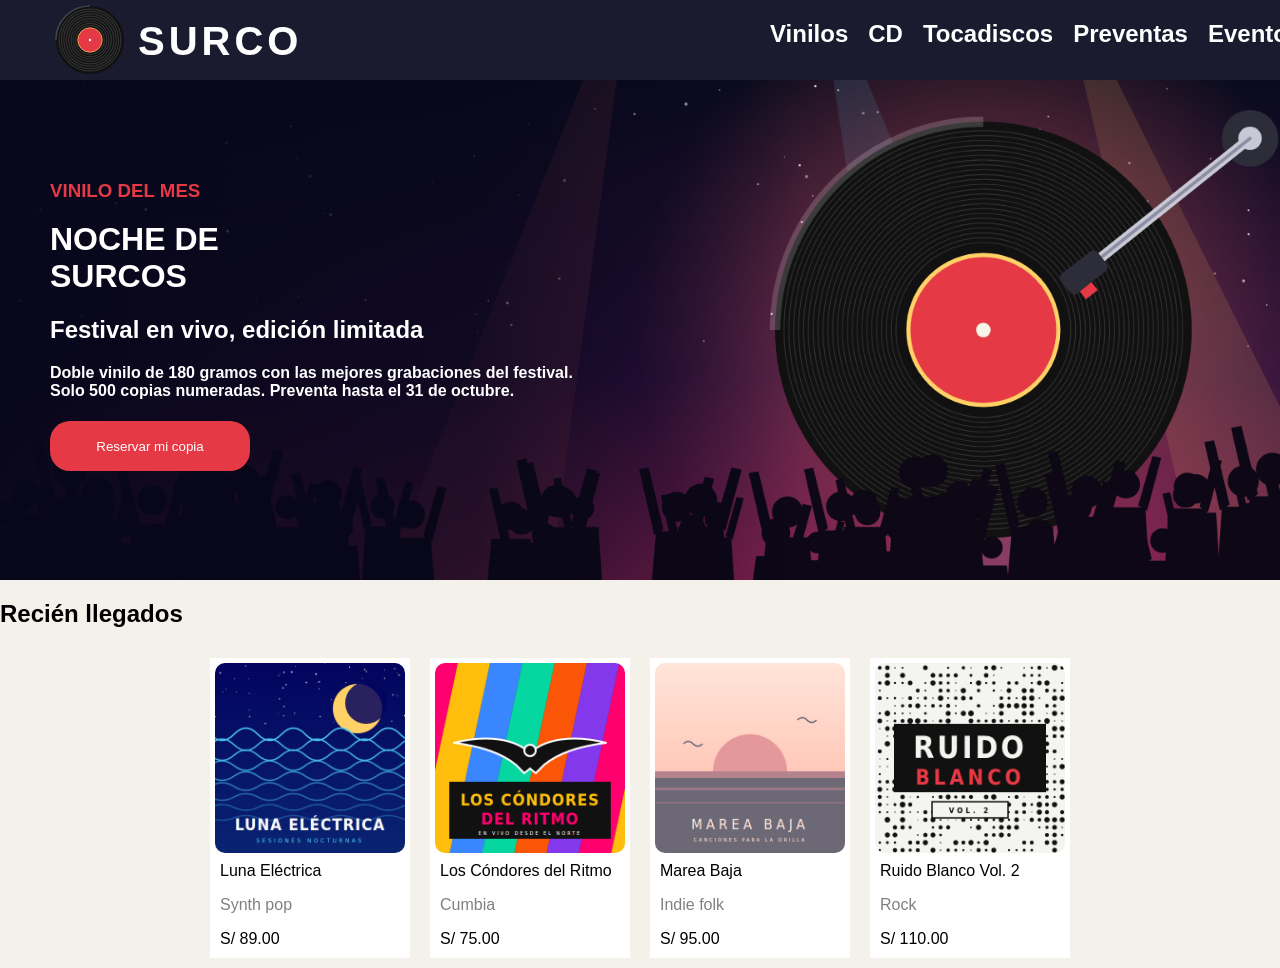
<file: pregunta1/index.html>
<!DOCTYPE html>
<html lang="en">
<head>
    <meta charset="UTF-8">
    <meta name="viewport" content="width=device-width, initial-scale=1.0">
    <title>Document</title>
    <link rel="stylesheet" href="estilos.css">
</head>
<body>
    <header class="hdr">
        <div>
            <img id="log" src="imagenes/logo.png" alt="logo">
        </div>
        <h2>Vinilos</h2>
        <h2>CD</h2>
        <h2>Tocadiscos</h2>
        <h2>Preventas</h2>
        <h2>Eventos</h2>
    </header>
    <main class="man">
        <h3>VINILO DEL MES</h3>
        <h1 class="sad">NOCHE DE SURCOS</h1>
        <h2 class="sad">Festival en vivo, edición limitada</h2>
        <h4 class="sad">Doble vinilo de 180 gramos con las mejores grabaciones del festival. Solo 500 copias numeradas. Preventa hasta el 31 de octubre.
        </h4>
        <button>Reservar mi copia</button>

    </main>
    <h2 id="sub">Recién llegados</h2>
    <section class="sec">
        <br>
        <div>
            <img class="imagen" src="imagenes/luna-electrica.png">
            <p>Luna Eléctrica</p>
            <p class="mid">Synth pop</p>
            <p>S/ 89.00 </p>
        </div>
        <div >
            <img class="imagen" src="imagenes/condores-del-ritmo.png">
            <p>Los Cóndores del Ritmo </p>
            <p class="mid">Cumbia</p>
            <p>S/ 75.00</p>
        </div>
        <div>
            <img class="imagen" src="imagenes/marea-baja.png">
            <p>Marea Baja</p>
            <p class="mid">Indie folk </p>
            <p>S/ 95.00</p>
        </div>
        <div>
            <img class="imagen" src="imagenes/ruido-blanco.png">
            <p>Ruido Blanco Vol. 2 </p>
            <p class="mid">Rock </p>
            <p>S/ 110.00</p>
        </div>
    </section>
</body>
</html>
</file>
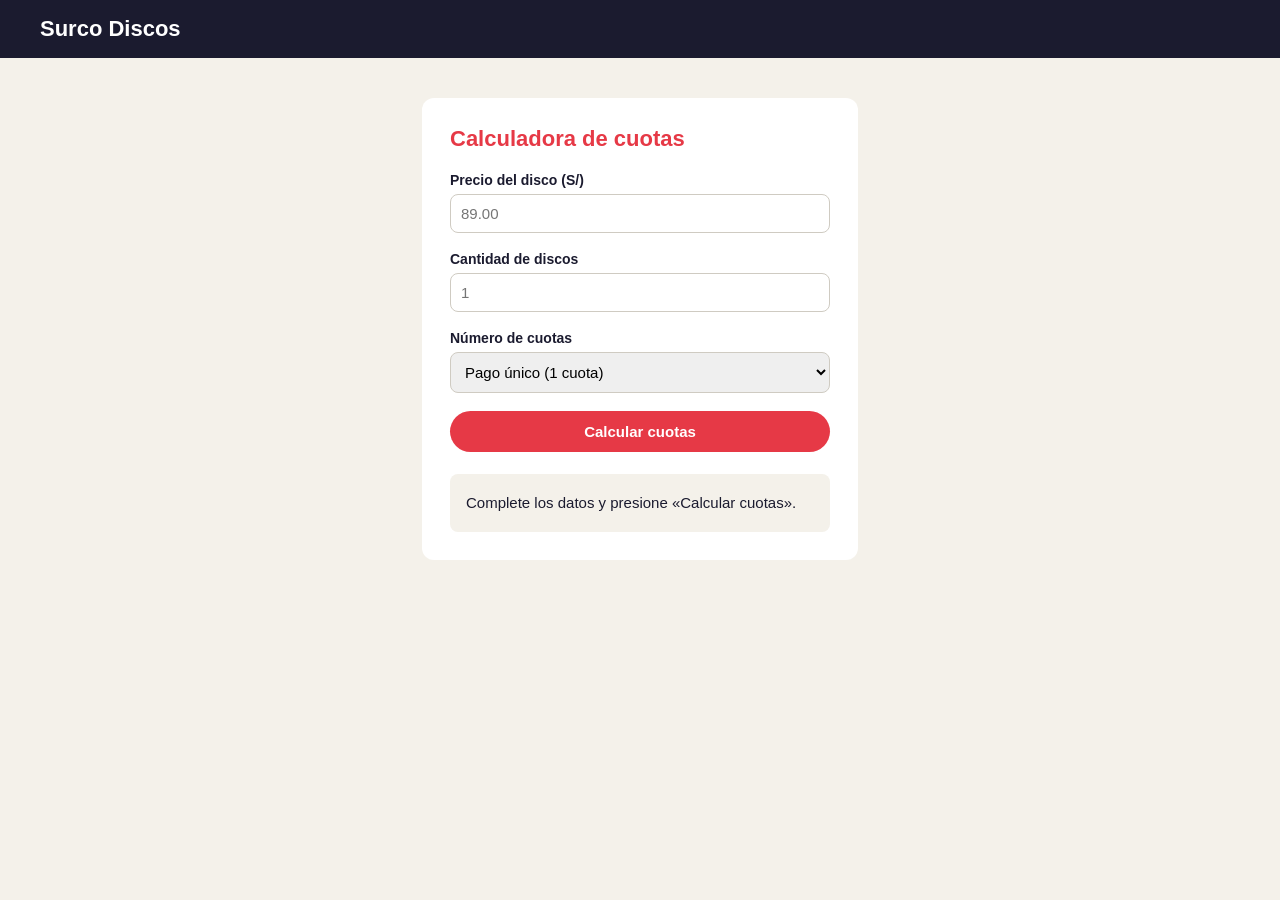
<file: pregunta2/index.html>
<!DOCTYPE html>
<html lang="es">
<head>
    <meta charset="utf-8">
    <meta name="viewport" content="width=device-width">
    <title>Surco Discos · Pago en cuotas</title>
    <link rel="stylesheet" href="estilos.css">
</head>
<body>
    <header>
        <h1>Surco Discos</h1>
    </header>
    <main>
        <section class="cuotas">
            <h2>Calculadora de cuotas</h2>

            <label for="precio">Precio del disco (S/)</label>
            <input type="number" id="precio" min="0" step="0.01" placeholder="89.00">

            <label for="cantidad">Cantidad de discos</label>
            <input type="number" id="cantidad" min="1" step="1" placeholder="1">

            <label for="cuotas">Número de cuotas</label>
            <select id="cuotas">
                <option value="1">Pago único (1 cuota)</option>
                <option value="3">3 cuotas sin interés</option>
                <option value="6">6 cuotas sin interés</option>
            </select>

            <button onclick="mostrar()" type="button" id="btnCalcular">Calcular cuotas</button>

            
            <div id="resultado" class="resultado">
                Complete los datos y presione «Calcular cuotas».
            </div>
        </section>
    </main>
    
</body>
</html>
</file>
<file: pregunta1/estilos.css>
html , body {
    margin: 0;
    padding: 0;
    font-family: Arial, sans-serif;
    background-color: #f4f1ea;
}

#log {
padding-right: 350px;
margin-left: 50px;
}
.hdr {
    display: flex;
    background-color: #1b1b2f;
    height: 80px;
}

header > h2{
    margin-top: 10px;
    padding: 10px;
    color: white;
    justify-self: left;
}

.man {
    display: flex;
    height: 500px;
    background-image: url(imagenes/banner.png);
    background-size: cover;
    flex-direction: column;
}
.man > h3 {
    color: #e63946;
    margin-left: 50px;
    margin-top: 100px;
}
.sad{
    color: white;
    margin-top: 0;
    margin-left: 50px;

}
.man > h1{
    width: 200px;
}
.man > h4{
    width: 550px;
}
.man > button{
    margin-left: 50px;
    width: 200px;
    height: 50px;
    border-radius: 20px;
    background-color: #e63946;
    border: none;
    color: white;
}
#sub {
    color: black;
    justify-self: center;   
}
.sec {
    display: flex;
    justify-content: center;
    color: black;
}
.sec div {
    height: 300px;
    width: 200px;
    margin: 10px;
    background-color: white;
}

.imagen{
    height: 190px;
    margin: 5px;
    border-radius: 10px;
}

.mid{
    color: gray;
}

p{
   margin-left: 10px;
   margin-top: 0;
}
</file>
<file: pregunta2/estilos.css>
html, body {
    margin: 0;
    padding: 0;
}

body {
    font-family: Arial, sans-serif;
    background-color: #f4f1ea;
    color: #1b1b2f;
}

header {
    background-color: #1b1b2f;
    padding: 16px 40px;
}

header h1 {
    margin: 0;
    font-size: 22px;
    color: #ffffff;
}

.cuotas {
    display: flex;
    flex-direction: column;
    width: 380px;
    margin: 40px auto;
    padding: 28px;
    background-color: #ffffff;
    border-radius: 12px;
}

.cuotas h2 {
    margin: 0 0 20px 0;
    font-size: 22px;
    color: #e63946;
}

label {
    margin-bottom: 6px;
    font-size: 14px;
    font-weight: bold;
}

input, select {
    margin-bottom: 18px;
    padding: 10px;
    font-size: 15px;
    font-family: Arial, sans-serif;
    border: 1px solid #cfcbc2;
    border-radius: 8px;
}

input:focus, select:focus {
    border-color: #1b1b2f;
    outline: 2px solid #e63946;
}

button {
    padding: 12px;
    font-size: 15px;
    font-weight: bold;
    font-family: Arial, sans-serif;
    color: #ffffff;
    background-color: #e63946;
    border: none;
    border-radius: 24px;
    cursor: pointer;
}

.resultado {
    margin-top: 22px;
    padding: 16px;
    font-size: 15px;
    line-height: 1.7;
    background-color: #f4f1ea;
    border-radius: 8px;
}
</file>
